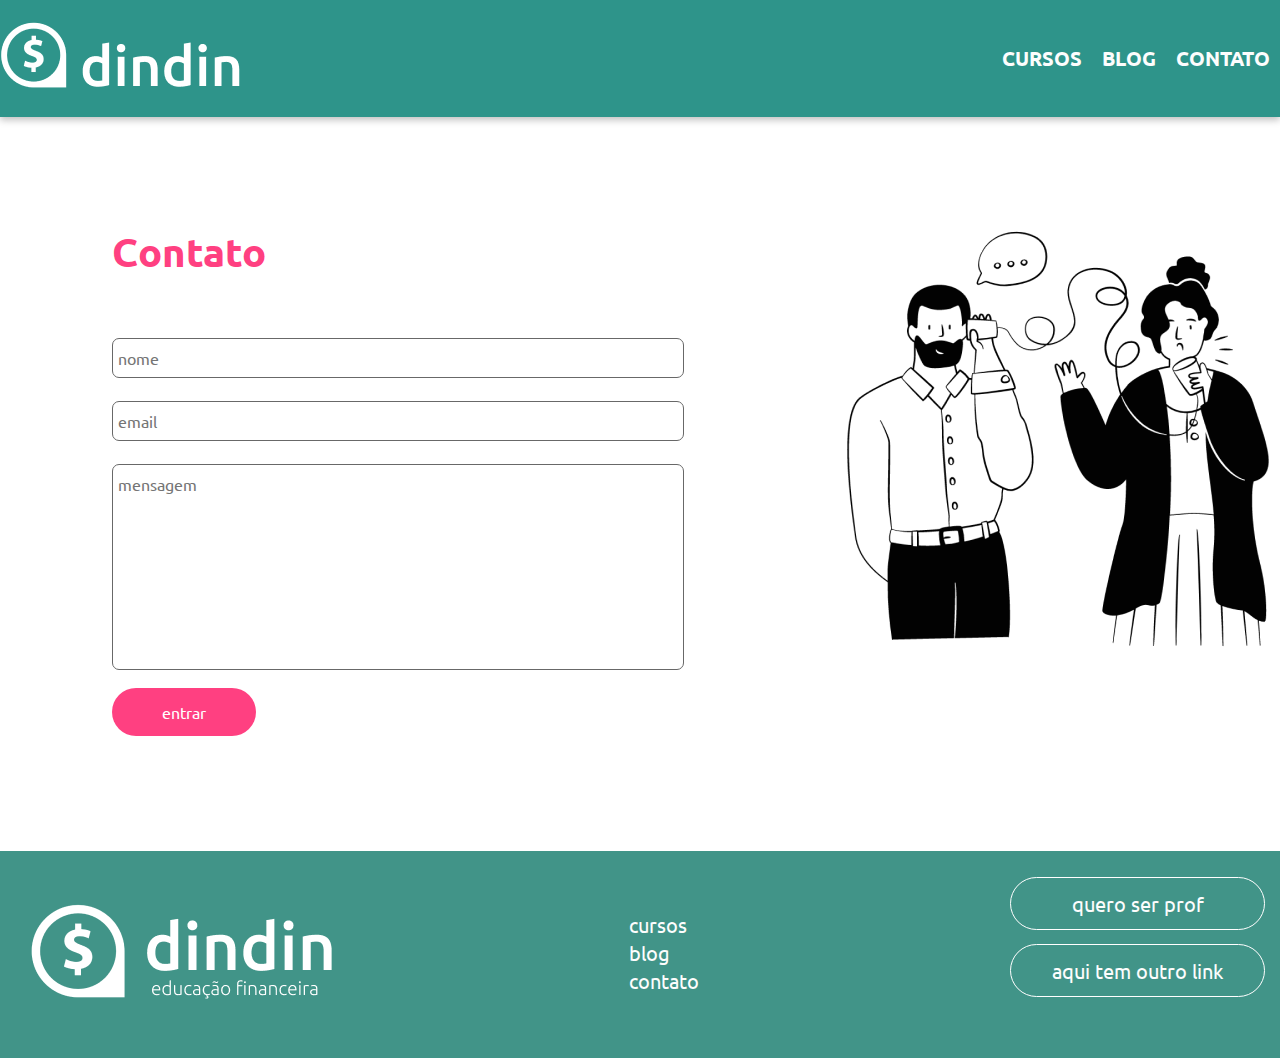
<file: contato.html>
<!DOCTYPE html>
<html lang="pt-BR">
<head>
    <meta charset="UTF-8">
    <meta http-equiv="X-UA-Compatible" content="IE=edge">
    <meta name="viewport" content="width=device-width, initial-scale=1.0">
    <title>Din Din - Educação Fincanceira</title>
    <link rel="stylesheet" href="assets/styles/contato.css">
    <link rel="stylesheet" href="assets/styles/global.css">
    <link rel="stylesheet" href="assets/styles/normalize.css">

    <link rel="preconnect" href="https://fonts.googleapis.com">
    <link rel="preconnect" href="https://fonts.gstatic.com" crossorigin>
    <link href="https://fonts.googleapis.com/css2?family=Ubuntu:ital,wght@0,300;0,400;0,500;0,700;1,300;1,400;1,500;1,700&display=swap" rel="stylesheet">

</head>
<body>
    <header>
        <div class="container">
            <h2><a href="index.html">Din Din- Educação Fincanceira</a></h2>
            <nav>
                <ul>
                    <li><a href="cursos.html">cursos</a></li>
                    <li><a href="blog.html">blog</a></li>
                    <li><a href="contato.html">contato</a></li>
                </ul>
            </nav>
        </div>
    </header>
    <main>
        <div class="container">
            <section>
                <form action="" method="post">
                    <fieldset>
                        <legend>Contato</legend>
                        <div>
                            <label>
                                <span class="screen-reader-only">Nome</span>
                                <input type="text" name="nome" required placeholder="nome" />
                            </label>
                        </div>
                        <div>
                            <label>
                                <span class="screen-reader-only">Email</span>
                                <input type="email" name="email" required placeholder="email">
                            </label>
                        </div>
                        <div>
                            <label>
                                <span class="screen-reader-only">Mensagem</span>
                                <textarea name="mensagem" required placeholder="mensagem" cols="30" rows="10"></textarea>
                            </label>
                        </div>
                        <div>
                            <input type="submit" value="Entrar">
                        </div>
                    </fieldset>
                </form>
            </section>
            <div>
                <img src="assets/images/ilustra-contato.png" alt="">
            </div> 
        </div>
    </main>
    <footer>
        <div class="container">
            <h2><a href="index.html">Din Din- Educação Fincanceira</a></h2>
            <nav>
                <ul>
                    <li><a href="cursos.html">cursos</a></li>
                    <li><a href="blog.html">blog</a></li>
                    <li><a href="contato.html">contato</a></li>
                </ul>
            </nav>
            <div>
                <ul>
                    <li class="links-anexos"><a href="#">quero ser prof</a></li>
                    <li class="links-anexos"><a href="#">aqui tem outro link</a></li>
                </ul>
            </div>
        </div>
    </footer>   
</body>
</html>
</file>
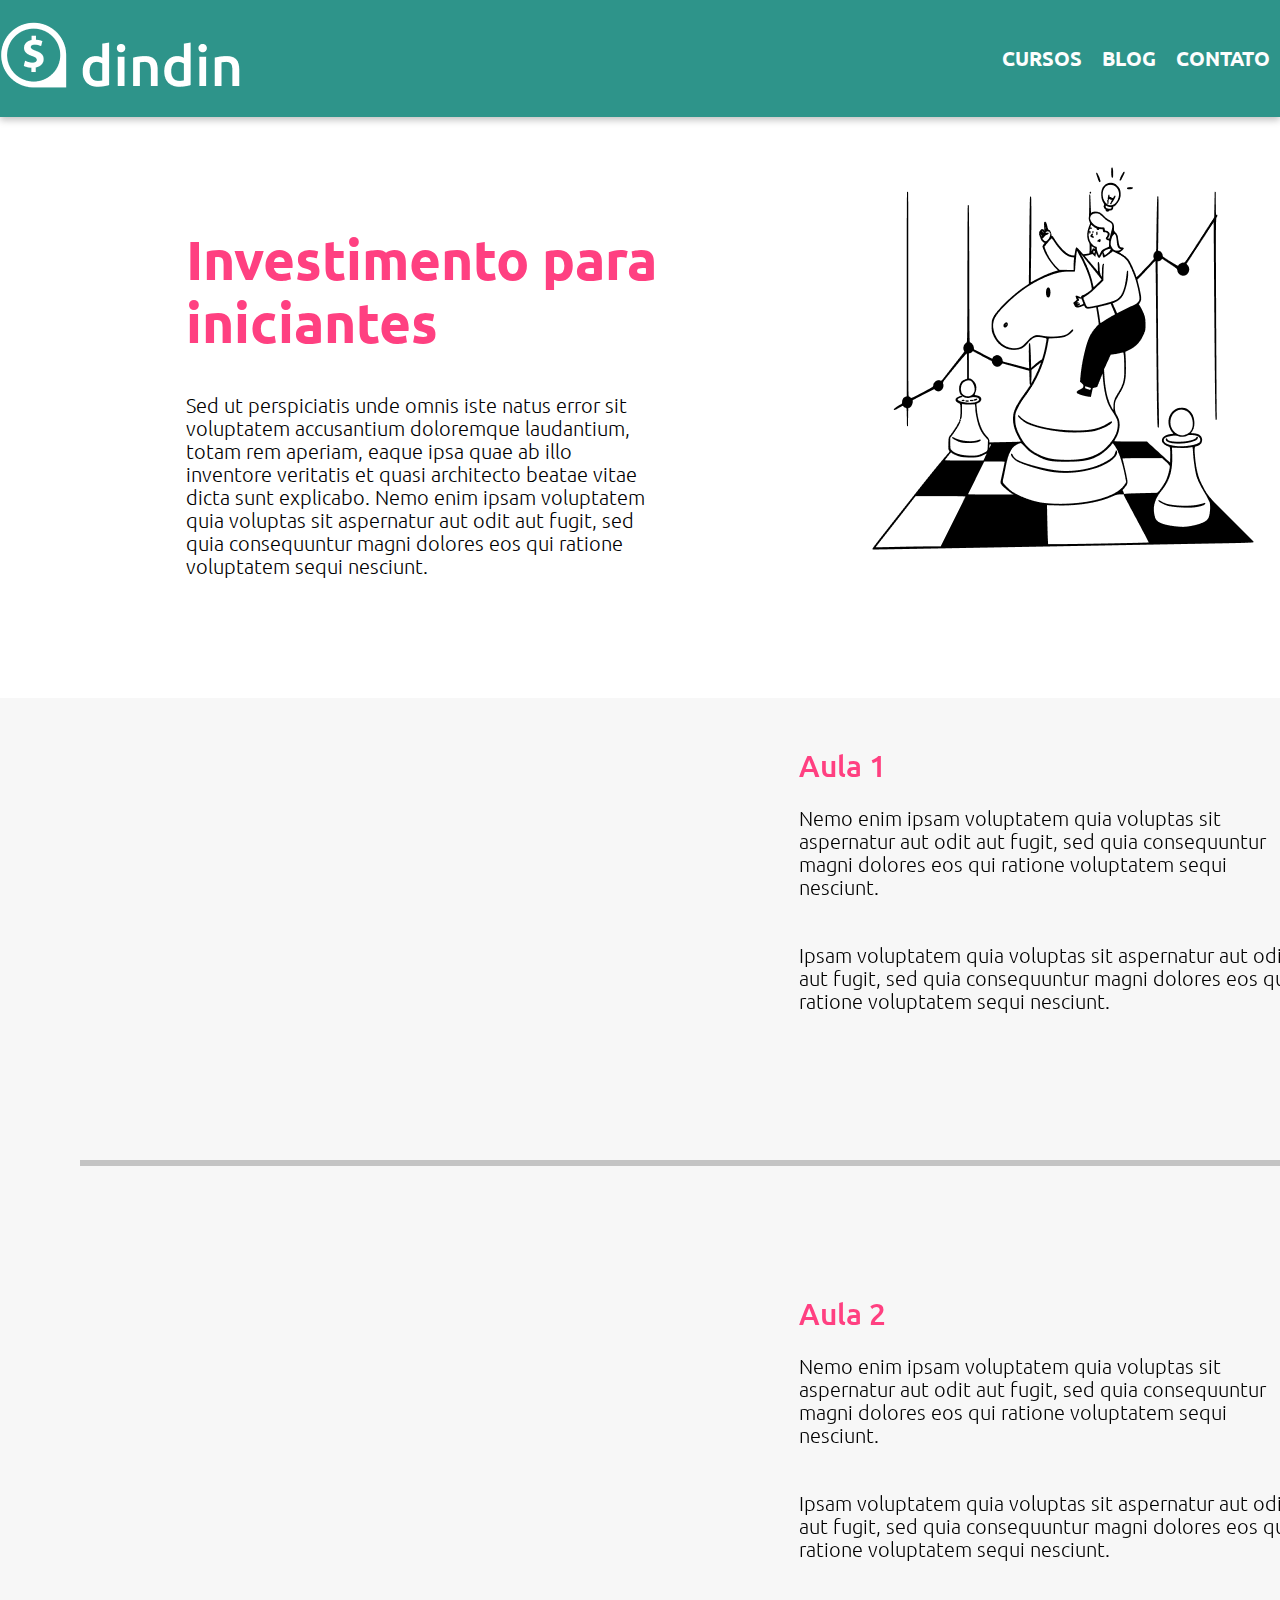
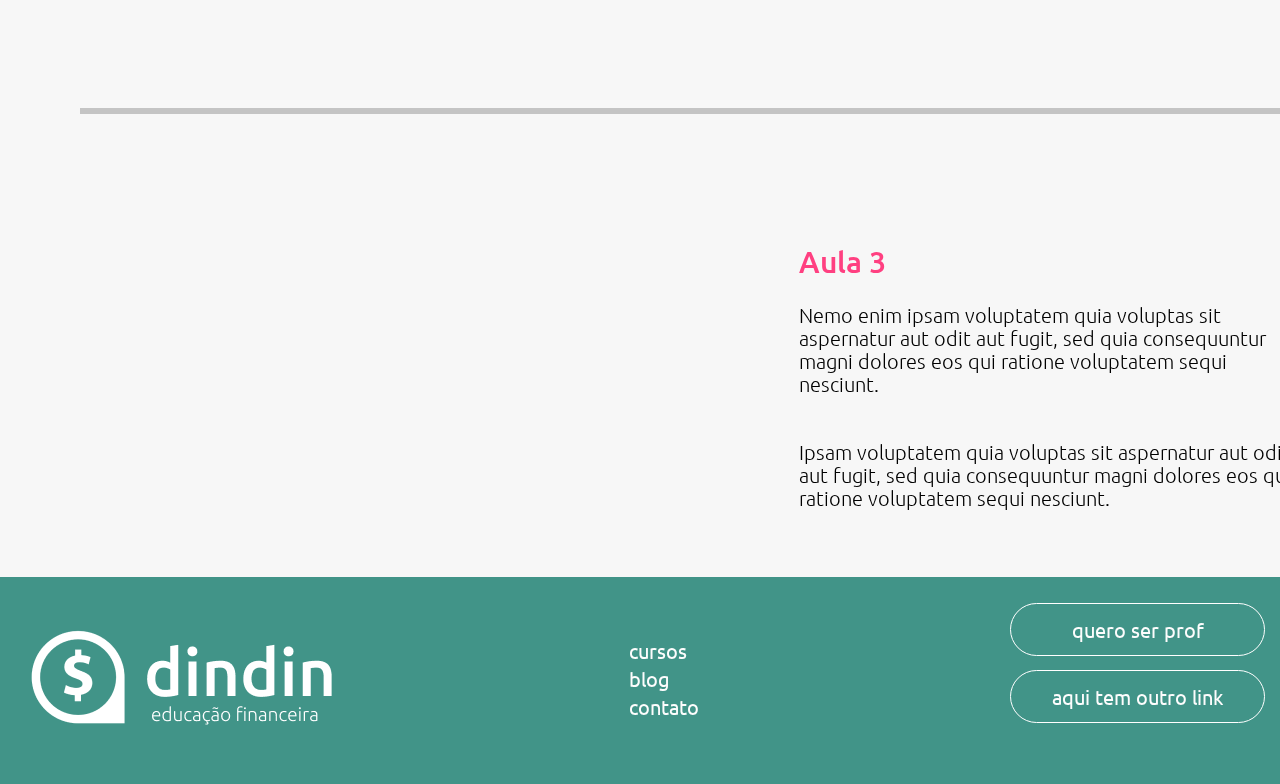
<file: curso-I.html>
<!DOCTYPE html>
<html lang="pt-BR">

<head>
    <meta charset="UTF-8">
    <meta http-equiv="X-UA-Compatible" content="IE=edge">
    <meta name="viewport" content="width=device-width, initial-scale=1.0">
    <title>Din Din - Educação Fincanceira</title>
    <link rel="stylesheet" href="assets/styles/curso.css">
    <link rel="stylesheet" href="assets/styles/global.css">
    <link rel="stylesheet" href="assets/styles/normalize.css">

    <link rel="preconnect" href="https://fonts.googleapis.com">
    <link rel="preconnect" href="https://fonts.gstatic.com" crossorigin>
    <link
        href="https://fonts.googleapis.com/css2?family=Ubuntu:ital,wght@0,300;0,400;0,500;0,700;1,300;1,400;1,500;1,700&display=swap"
        rel="stylesheet">
</head>

<body>
    <header>
        <div class="container">
            <h2><a href="index.html">Din Din- Educação Fincanceira</a></h2>
            <nav>
                <ul>
                    <li><a href="cursos.html">cursos</a></li>
                    <li><a href="blog.html">blog</a></li>
                    <li><a href="contato.html">contato</a></li>
                </ul>
            </nav>
        </div>
    </header>
    <main>
        <div class="container">
            <article class="apresentacao">
                <article>
                    <h1>Investimento para iniciantes</h1>
                    <p>Sed ut perspiciatis unde omnis iste natus error sit voluptatem accusantium doloremque laudantium,
                        totam rem aperiam, eaque ipsa quae ab illo inventore veritatis et quasi architecto beatae vitae
                        dicta sunt explicabo. Nemo enim ipsam voluptatem quia voluptas sit aspernatur aut odit aut
                        fugit, sed quia consequuntur magni dolores eos qui ratione voluptatem sequi nesciunt. </p>
                </article>
                <article class="banner">
                    <img src="assets/images/ilustra-poupando.png" alt="">
                </article>
            </article>
            <article class="aulas">
                <article class="video">
                    <iframe width="518" height="260" src="https://www.youtube.com/embed/7X8II6J-6mU"
                        title="YouTube video player" frameborder="0"
                        allow="accelerometer; autoplay; clipboard-write; encrypted-media; gyroscope; picture-in-picture"
                        allowfullscreen></iframe>
                </article>
                <article class="aula">
                    <h3>Aula 1</h3>
                    <p>Nemo enim ipsam voluptatem quia voluptas sit aspernatur aut odit aut fugit, sed quia
                        consequuntur magni dolores eos qui ratione voluptatem sequi nesciunt.</p>
                    <p>Ipsam voluptatem quia voluptas sit aspernatur aut odit aut fugit, sed quia consequuntur magni
                        dolores eos qui ratione voluptatem sequi nesciunt.</p>
                </article>
                <div class="detalhe"></div>
                <article class="video">
                    <iframe width="518" height="260" src="https://www.youtube.com/embed/7X8II6J-6mU"
                        title="YouTube video player" frameborder="0"
                        allow="accelerometer; autoplay; clipboard-write; encrypted-media; gyroscope; picture-in-picture"
                        allowfullscreen></iframe>
                </article>
                <article class="aula">
                    <h3>Aula 2</h3>
                    <p>Nemo enim ipsam voluptatem quia voluptas sit aspernatur aut odit aut fugit, sed quia
                        consequuntur magni dolores eos qui ratione voluptatem sequi nesciunt.</p>
                    <p>Ipsam voluptatem quia voluptas sit aspernatur aut odit aut fugit, sed quia consequuntur magni
                        dolores eos qui ratione voluptatem sequi nesciunt.</p>
                </article>
                <div class="detalhe"></div>
                <article class="video">
                    <iframe width="518" height="260" src="https://www.youtube.com/embed/7X8II6J-6mU"
                        title="YouTube video player" frameborder="0"
                        allow="accelerometer; autoplay; clipboard-write; encrypted-media; gyroscope; picture-in-picture"
                        allowfullscreen></iframe>
                </article>
                <article class="aula">
                    <h3>Aula 3</h3>
                    <p>Nemo enim ipsam voluptatem quia voluptas sit aspernatur aut odit aut fugit, sed quia
                        consequuntur magni dolores eos qui ratione voluptatem sequi nesciunt.</p>
                    <p>Ipsam voluptatem quia voluptas sit aspernatur aut odit aut fugit, sed quia consequuntur magni
                        dolores eos qui ratione voluptatem sequi nesciunt.</p>
                </article>
            </article>
        </div>
    </main>
    <footer>
        <div class="container">
            <h2><a href="index.html">Din Din- Educação Fincanceira</a></h2>
            <nav>
                <ul>
                    <li><a href="cursos.html">cursos</a></li>
                    <li><a href="blog.html">blog</a></li>
                    <li><a href="contato.html">contato</a></li>
                </ul>
            </nav>
            <div>
                <ul>
                    <li class="links-anexos"><a href="#">quero ser prof</a></li>
                    <li class="links-anexos"><a href="#">aqui tem outro link</a></li>
                </ul>
            </div>
        </div>
    </footer>
</body>

</html>
</file>
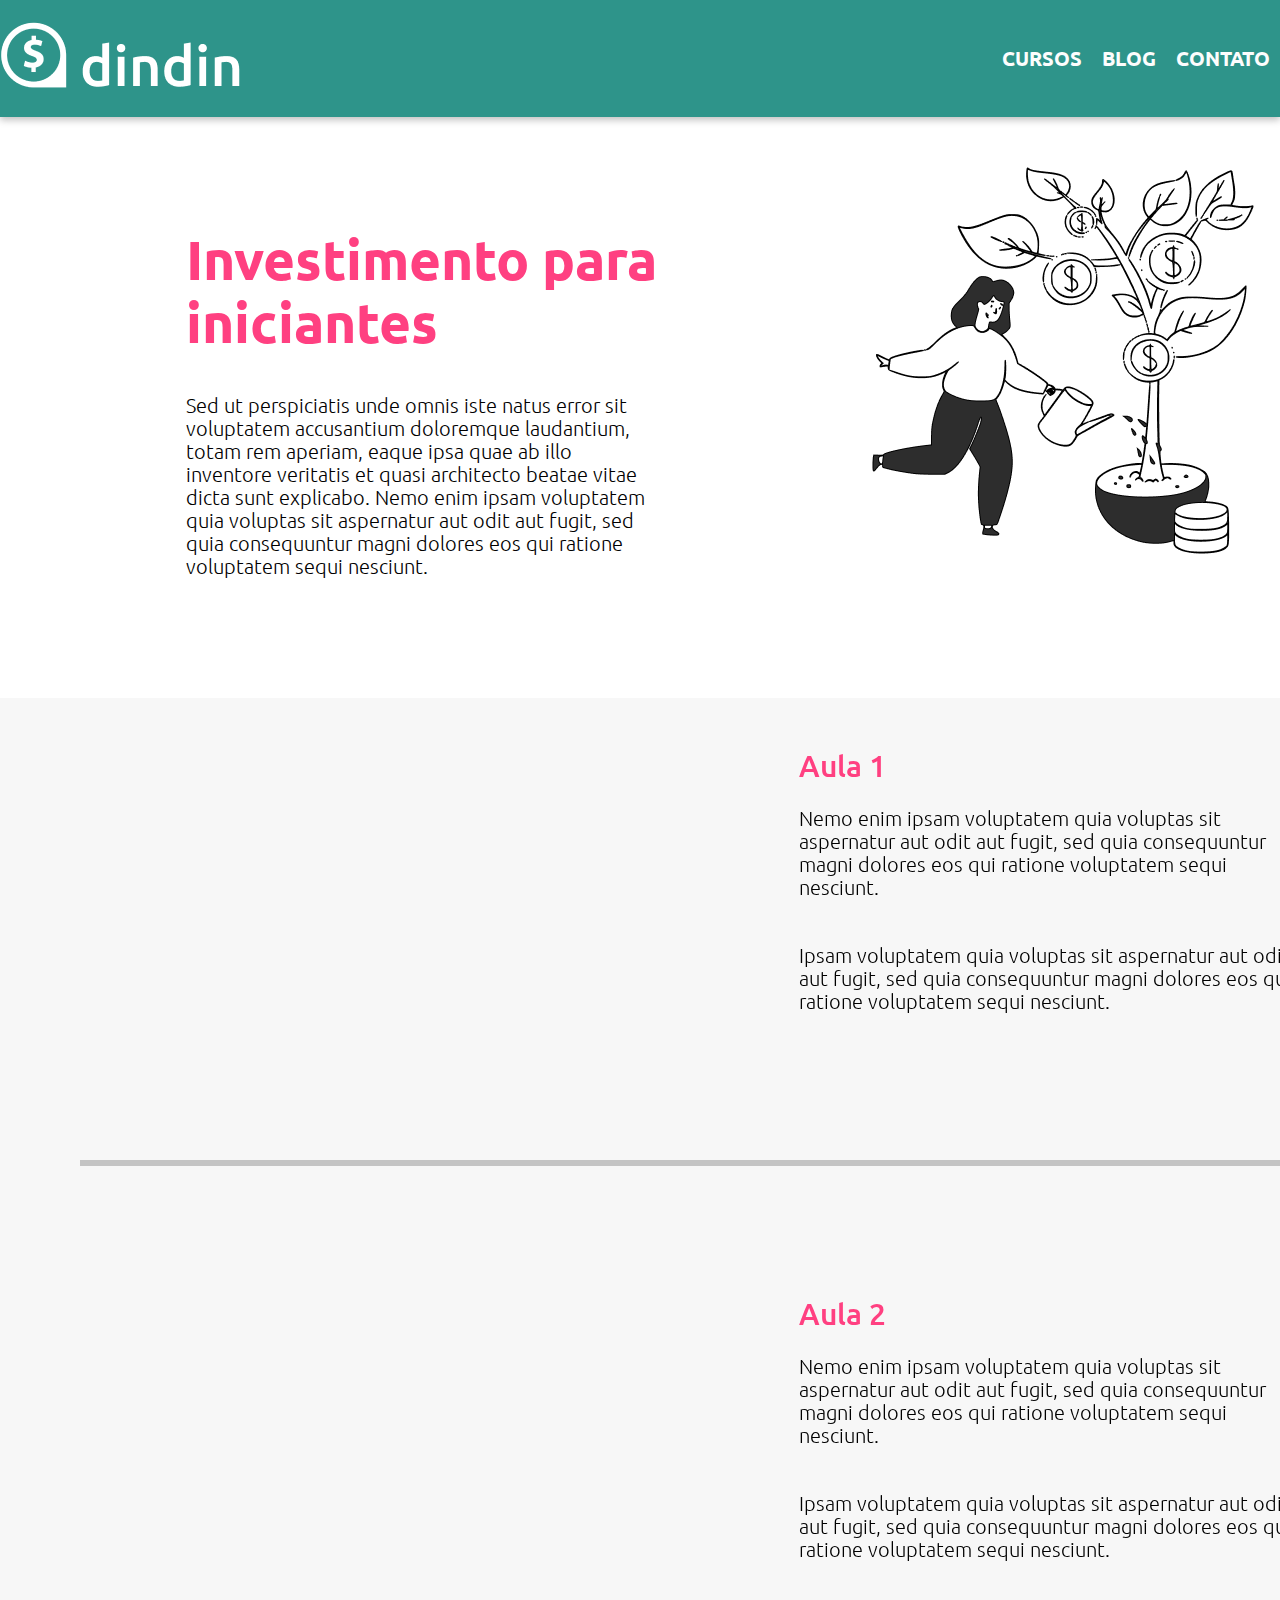
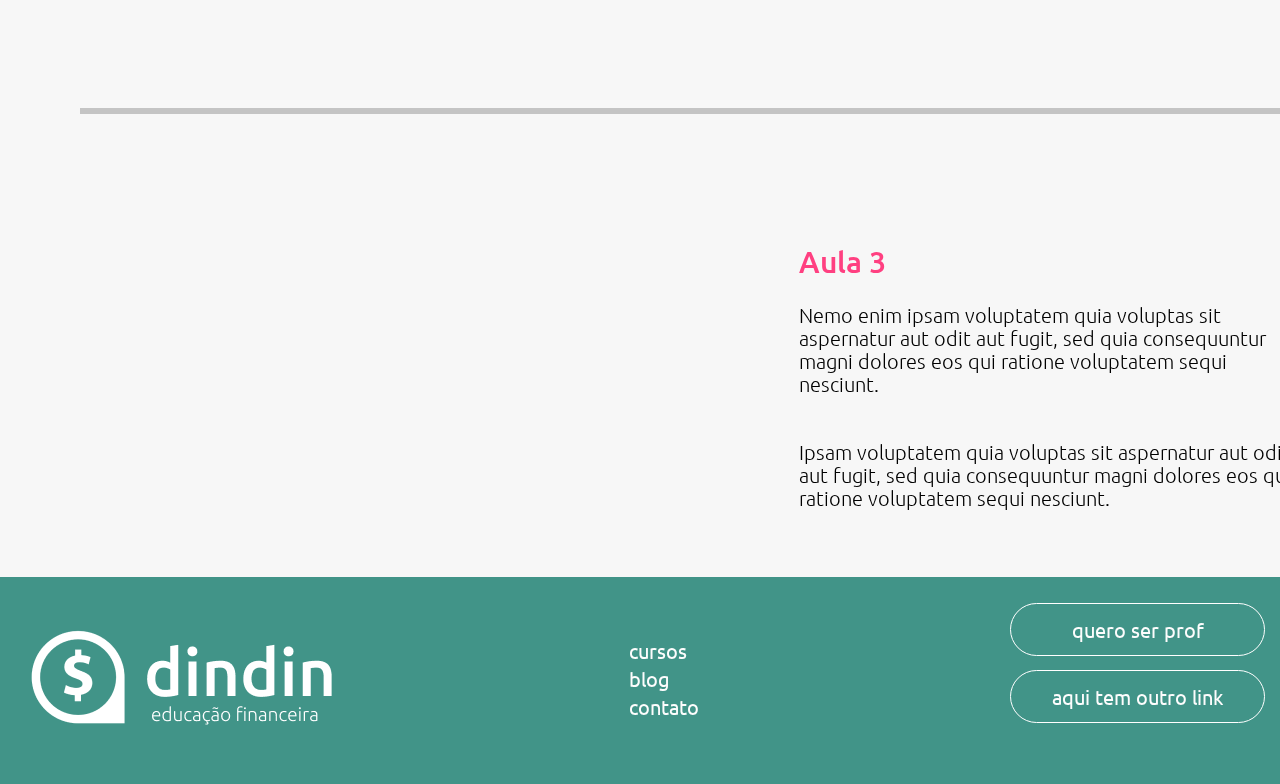
<file: curso-II.html>
<!DOCTYPE html>
<html lang="pt-BR">

<head>
    <meta charset="UTF-8">
    <meta http-equiv="X-UA-Compatible" content="IE=edge">
    <meta name="viewport" content="width=device-width, initial-scale=1.0">
    <title>Din Din - Educação Fincanceira</title>
    <link rel="stylesheet" href="assets/styles/curso.css">
    <link rel="stylesheet" href="assets/styles/global.css">
    <link rel="stylesheet" href="assets/styles/normalize.css">

    <link rel="preconnect" href="https://fonts.googleapis.com">
    <link rel="preconnect" href="https://fonts.gstatic.com" crossorigin>
    <link
        href="https://fonts.googleapis.com/css2?family=Ubuntu:ital,wght@0,300;0,400;0,500;0,700;1,300;1,400;1,500;1,700&display=swap"
        rel="stylesheet">
</head>

<body>
    <header>
        <div class="container">
            <h2><a href="index.html">Din Din- Educação Fincanceira</a></h2>
            <nav>
                <ul>
                    <li><a href="cursos.html">cursos</a></li>
                    <li><a href="blog.html">blog</a></li>
                    <li><a href="contato.html">contato</a></li>
                </ul>
            </nav>
        </div>
    </header>
    <main>
        <div class="container">
            <article class="apresentacao">
                <article>
                    <h1>Investimento para iniciantes</h1>
                    <p>Sed ut perspiciatis unde omnis iste natus error sit voluptatem accusantium doloremque laudantium,
                        totam rem aperiam, eaque ipsa quae ab illo inventore veritatis et quasi architecto beatae vitae
                        dicta sunt explicabo. Nemo enim ipsam voluptatem quia voluptas sit aspernatur aut odit aut
                        fugit, sed quia consequuntur magni dolores eos qui ratione voluptatem sequi nesciunt. </p>
                </article>
                <article class="banner">
                    <img src="assets/images/ilustra-investimento.png" alt="">
                </article>
            </article>
            <article class="aulas">
                <article class="video">
                    <iframe width="518" height="260" src="https://www.youtube.com/embed/7X8II6J-6mU"
                        title="YouTube video player" frameborder="0"
                        allow="accelerometer; autoplay; clipboard-write; encrypted-media; gyroscope; picture-in-picture"
                        allowfullscreen></iframe>
                </article>
                <article class="aula">
                    <h3>Aula 1</h3>
                    <p>Nemo enim ipsam voluptatem quia voluptas sit aspernatur aut odit aut fugit, sed quia
                        consequuntur magni dolores eos qui ratione voluptatem sequi nesciunt.</p>
                    <p>Ipsam voluptatem quia voluptas sit aspernatur aut odit aut fugit, sed quia consequuntur magni
                        dolores eos qui ratione voluptatem sequi nesciunt.</p>
                </article>
                <div class="detalhe"></div>
                <article class="video">
                    <iframe width="518" height="260" src="https://www.youtube.com/embed/7X8II6J-6mU"
                        title="YouTube video player" frameborder="0"
                        allow="accelerometer; autoplay; clipboard-write; encrypted-media; gyroscope; picture-in-picture"
                        allowfullscreen></iframe>
                </article>
                <article class="aula">
                    <h3>Aula 2</h3>
                    <p>Nemo enim ipsam voluptatem quia voluptas sit aspernatur aut odit aut fugit, sed quia
                        consequuntur magni dolores eos qui ratione voluptatem sequi nesciunt.</p>
                    <p>Ipsam voluptatem quia voluptas sit aspernatur aut odit aut fugit, sed quia consequuntur magni
                        dolores eos qui ratione voluptatem sequi nesciunt.</p>
                </article>
                <div class="detalhe"></div>
                <article class="video">
                    <iframe width="518" height="260" src="https://www.youtube.com/embed/7X8II6J-6mU"
                        title="YouTube video player" frameborder="0"
                        allow="accelerometer; autoplay; clipboard-write; encrypted-media; gyroscope; picture-in-picture"
                        allowfullscreen></iframe>
                </article>
                <article class="aula">
                    <h3>Aula 3</h3>
                    <p>Nemo enim ipsam voluptatem quia voluptas sit aspernatur aut odit aut fugit, sed quia
                        consequuntur magni dolores eos qui ratione voluptatem sequi nesciunt.</p>
                    <p>Ipsam voluptatem quia voluptas sit aspernatur aut odit aut fugit, sed quia consequuntur magni
                        dolores eos qui ratione voluptatem sequi nesciunt.</p>
                </article>
            </article>
        </div>
    </main>
    <footer>
        <div class="container">
            <h2><a href="index.html">Din Din- Educação Fincanceira</a></h2>
            <nav>
                <ul>
                    <li><a href="cursos.html">cursos</a></li>
                    <li><a href="blog.html">blog</a></li>
                    <li><a href="contato.html">contato</a></li>
                </ul>
            </nav>
            <div>
                <ul>
                    <li class="links-anexos"><a href="#">quero ser prof</a></li>
                    <li class="links-anexos"><a href="#">aqui tem outro link</a></li>
                </ul>
            </div>
        </div>
    </footer>
</body>

</html>
</file>
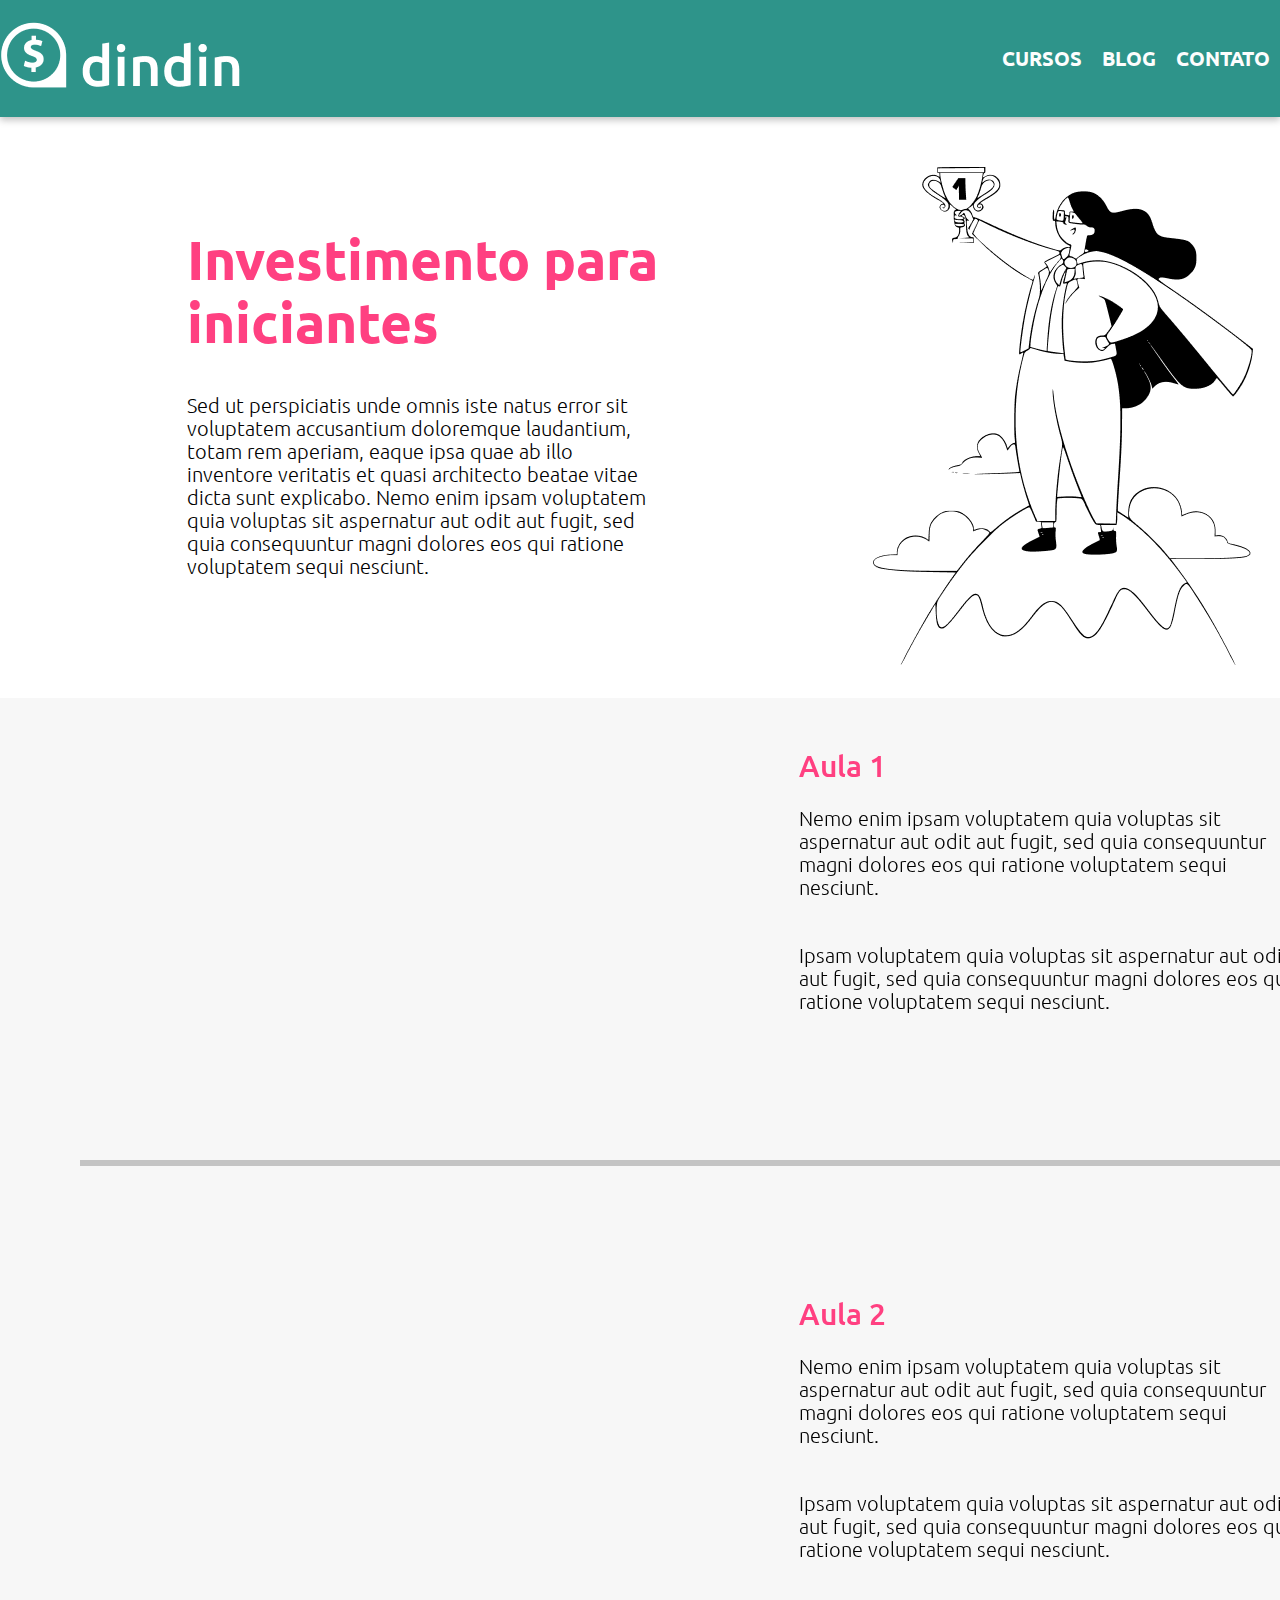
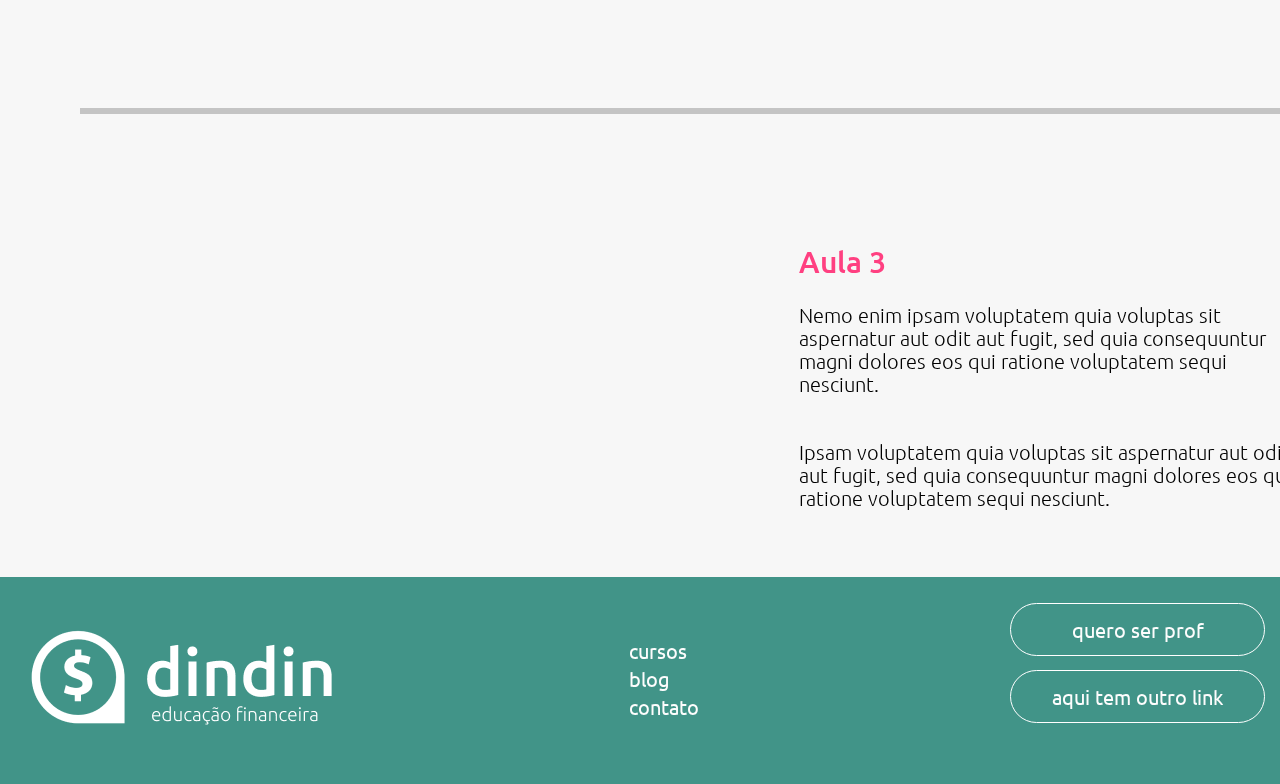
<file: curso-III.html>
<!DOCTYPE html>
<html lang="pt-BR">

<head>
    <meta charset="UTF-8">
    <meta http-equiv="X-UA-Compatible" content="IE=edge">
    <meta name="viewport" content="width=device-width, initial-scale=1.0">
    <title>Din Din - Educação Fincanceira</title>
    <link rel="stylesheet" href="assets/styles/curso.css">
    <link rel="stylesheet" href="assets/styles/global.css">
    <link rel="stylesheet" href="assets/styles/normalize.css">

    <link rel="preconnect" href="https://fonts.googleapis.com">
    <link rel="preconnect" href="https://fonts.gstatic.com" crossorigin>
    <link
        href="https://fonts.googleapis.com/css2?family=Ubuntu:ital,wght@0,300;0,400;0,500;0,700;1,300;1,400;1,500;1,700&display=swap"
        rel="stylesheet">
</head>

<body>
    <header>
        <div class="container">
            <h2><a href="index.html">Din Din- Educação Fincanceira</a></h2>
            <nav>
                <ul>
                    <li><a href="cursos.html">cursos</a></li>
                    <li><a href="blog.html">blog</a></li>
                    <li><a href="contato.html">contato</a></li>
                </ul>
            </nav>
        </div>
    </header>
    <main>
        <div class="container">
            <article class="apresentacao">
                <article>
                    <h1>Investimento para iniciantes</h1>
                    <p>Sed ut perspiciatis unde omnis iste natus error sit voluptatem accusantium doloremque laudantium,
                        totam rem aperiam, eaque ipsa quae ab illo inventore veritatis et quasi architecto beatae vitae
                        dicta sunt explicabo. Nemo enim ipsam voluptatem quia voluptas sit aspernatur aut odit aut
                        fugit, sed quia consequuntur magni dolores eos qui ratione voluptatem sequi nesciunt. </p>
                </article>
                <article class="banner">
                    <img src="assets/images/ilustra-independencia.png" alt="">
                </article>
            </article>
            <article class="aulas">
                <article class="video">
                    <iframe width="518" height="260" src="https://www.youtube.com/embed/7X8II6J-6mU"
                        title="YouTube video player" frameborder="0"
                        allow="accelerometer; autoplay; clipboard-write; encrypted-media; gyroscope; picture-in-picture"
                        allowfullscreen></iframe>
                </article>
                <article class="aula">
                    <h3>Aula 1</h3>
                    <p>Nemo enim ipsam voluptatem quia voluptas sit aspernatur aut odit aut fugit, sed quia
                        consequuntur magni dolores eos qui ratione voluptatem sequi nesciunt.</p>
                    <p>Ipsam voluptatem quia voluptas sit aspernatur aut odit aut fugit, sed quia consequuntur magni
                        dolores eos qui ratione voluptatem sequi nesciunt.</p>
                </article>
                <div class="detalhe"></div>
                <article class="video">
                    <iframe width="518" height="260" src="https://www.youtube.com/embed/7X8II6J-6mU"
                        title="YouTube video player" frameborder="0"
                        allow="accelerometer; autoplay; clipboard-write; encrypted-media; gyroscope; picture-in-picture"
                        allowfullscreen></iframe>
                </article>
                <article class="aula">
                    <h3>Aula 2</h3>
                    <p>Nemo enim ipsam voluptatem quia voluptas sit aspernatur aut odit aut fugit, sed quia
                        consequuntur magni dolores eos qui ratione voluptatem sequi nesciunt.</p>
                    <p>Ipsam voluptatem quia voluptas sit aspernatur aut odit aut fugit, sed quia consequuntur magni
                        dolores eos qui ratione voluptatem sequi nesciunt.</p>
                </article>
                <div class="detalhe"></div>
                <article class="video">
                    <iframe width="518" height="260" src="https://www.youtube.com/embed/7X8II6J-6mU"
                        title="YouTube video player" frameborder="0"
                        allow="accelerometer; autoplay; clipboard-write; encrypted-media; gyroscope; picture-in-picture"
                        allowfullscreen></iframe>
                </article>
                <article class="aula">
                    <h3>Aula 3</h3>
                    <p>Nemo enim ipsam voluptatem quia voluptas sit aspernatur aut odit aut fugit, sed quia
                        consequuntur magni dolores eos qui ratione voluptatem sequi nesciunt.</p>
                    <p>Ipsam voluptatem quia voluptas sit aspernatur aut odit aut fugit, sed quia consequuntur magni
                        dolores eos qui ratione voluptatem sequi nesciunt.</p>
                </article>
            </article>
        </div>
    </main>
    <footer>
        <div class="container">
            <h2><a href="index.html">Din Din- Educação Fincanceira</a></h2>
            <nav>
                <ul>
                    <li><a href="cursos.html">cursos</a></li>
                    <li><a href="blog.html">blog</a></li>
                    <li><a href="contato.html">contato</a></li>
                </ul>
            </nav>
            <div>
                <ul>
                    <li class="links-anexos"><a href="#">quero ser prof</a></li>
                    <li class="links-anexos"><a href="#">aqui tem outro link</a></li>
                </ul>
            </div>
        </div>
    </footer>
</body>

</html>
</file>
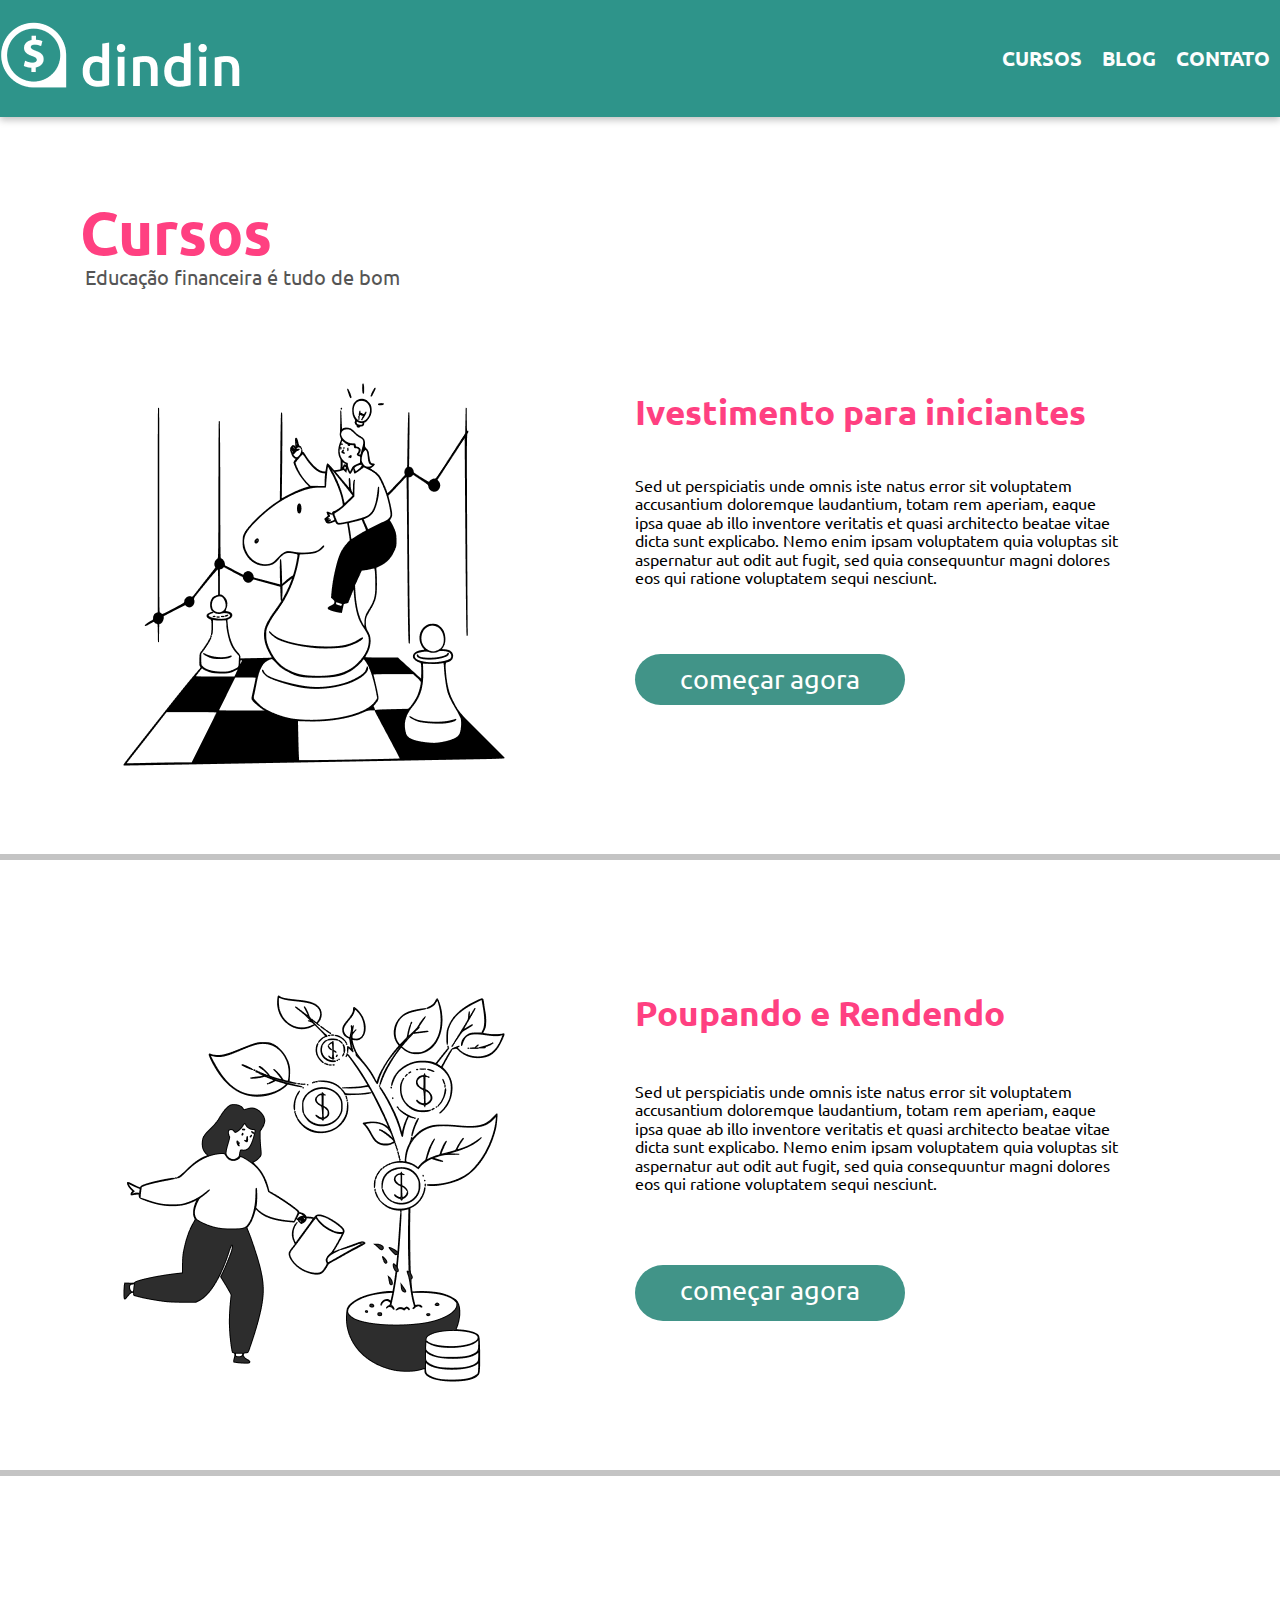
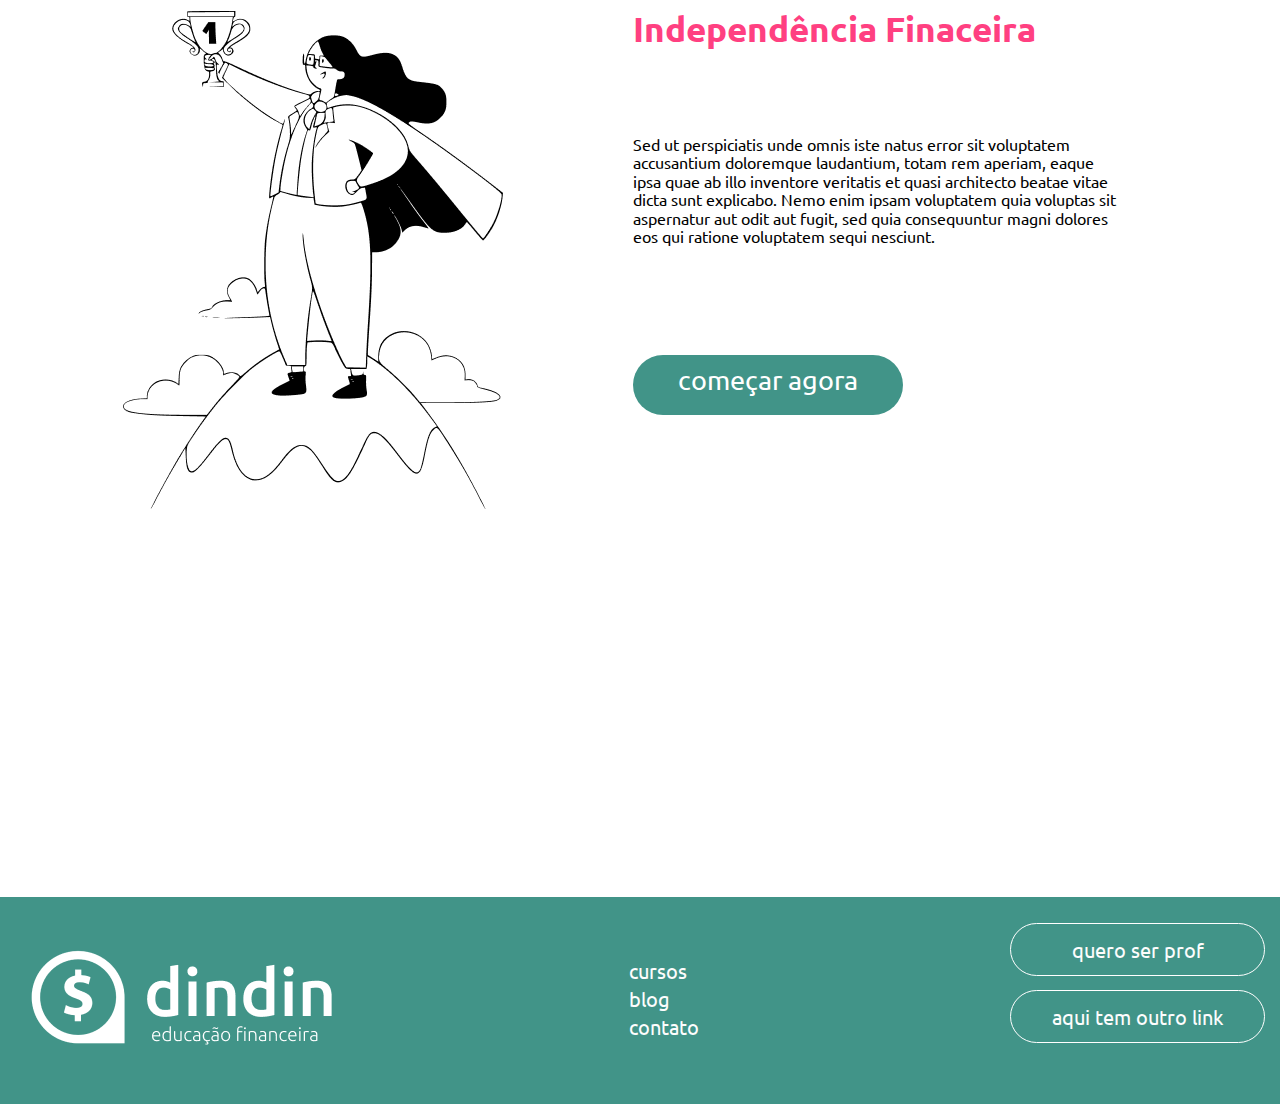
<file: cursos.html>
<!DOCTYPE html>
<html lang="pt-BR">
<head>
    <meta charset="UTF-8">
    <meta http-equiv="X-UA-Compatible" content="IE=edge">
    <meta name="viewport" content="width=device-width, initial-scale=1.0">
    <title>Din Din - Educação Fincanceira</title>
    <link rel="stylesheet" href="assets/styles/cursos.css">
    <link rel="stylesheet" href="assets/styles/global.css">
    <link rel="stylesheet" href="assets/styles/normalize.css">

    <link rel="preconnect" href="https://fonts.googleapis.com">
    <link rel="preconnect" href="https://fonts.gstatic.com" crossorigin>
    <link href="https://fonts.googleapis.com/css2?family=Ubuntu:ital,wght@0,300;0,400;0,500;0,700;1,300;1,400;1,500;1,700&display=swap" rel="stylesheet">

</head>
<body>
    <header>
        <div class="container">
            <h2><a href="index.html">Din Din- Educação Fincanceira</a></h2>
            <nav>
                <ul>
                    <li><a href="cursos.html">cursos</a></li>
                    <li><a href="blog.html">blog</a></li>
                    <li><a href="contato.html">contato</a></li>
                </ul>
            </nav>
        </div>
    </header>
    <main>
        <div class="container">
            <article class="controle-article">
                <article class="parte1">
                    <h2>Cursos</h2>
                    <h6>Educação financeira é tudo de bom</h6>
                    <img src="assets/images/ilustra-poupando.png" alt="lOGO - INVESTIMENTO PARA INICIANTES">
                </article>
                <article class="div1">
                    <h3>Ivestimento para iniciantes</h3>
                    <p>Sed ut perspiciatis unde omnis iste natus error sit voluptatem 
                        accusantium doloremque laudantium, totam rem aperiam, eaque ipsa 
                        quae ab illo inventore veritatis et quasi architecto beatae vitae 
                        dicta sunt explicabo. Nemo enim ipsam voluptatem quia voluptas sit 
                        aspernatur aut odit aut fugit, sed quia consequuntur magni dolores
                        eos qui ratione voluptatem sequi nesciunt.</p>
                    <a href="curso-I.html">começar agora</a>
                </article>
            </article>
            <div class="detalhe"></div>
            <article class="controle-article">
                <article class="parte1">
                    <img src="assets/images/ilustra-investimento.png" alt="lOGO - POUPANDO E RENDENDO">
                </article>
                <article class="div2">
                    <h3>Poupando e Rendendo</h3>
                    <p>Sed ut perspiciatis unde omnis iste natus error sit voluptatem 
                        accusantium doloremque laudantium, totam rem aperiam, eaque ipsa 
                        quae ab illo inventore veritatis et quasi architecto beatae vitae 
                        dicta sunt explicabo. Nemo enim ipsam voluptatem quia voluptas sit 
                        aspernatur aut odit aut fugit, sed quia consequuntur magni dolores
                        eos qui ratione voluptatem sequi nesciunt.</p>
                    <a href="curso-II.html">começar agora</a>
                </article>
            </article>
            <div class="detalhe"></div>
            <article class="controle-article">
                <article class="parte1">
                    <img src="assets/images/ilustra-independencia.png" alt="lOGO - INDEPENDÊNCIA FINANCEIRA">
                </article>
                <article class="div2">
                    <h3>Independência Finaceira</h3>
                    <p>Sed ut perspiciatis unde omnis iste natus error sit voluptatem 
                        accusantium doloremque laudantium, totam rem aperiam, eaque ipsa 
                        quae ab illo inventore veritatis et quasi architecto beatae vitae 
                        dicta sunt explicabo. Nemo enim ipsam voluptatem quia voluptas sit 
                        aspernatur aut odit aut fugit, sed quia consequuntur magni dolores
                        eos qui ratione voluptatem sequi nesciunt.</p>
                    <a href="curso-III.html">começar agora</a>
                </article>
            </article>
            <div class="detalhe-2"></div>
        </div>
    </main>
    <footer>
        <div class="container">
            <h2><a href="index.html">Din Din- Educação Fincanceira</a></h2>
            <nav>
                <ul>
                    <li><a href="cursos.html">cursos</a></li>
                    <li><a href="blog.html">blog</a></li>
                    <li><a href="contato.html">contato</a></li>
                </ul>
            </nav>
            <div>
                <ul>
                    <li class="links-anexos"><a href="#">quero ser prof</a></li>
                    <li class="links-anexos"><a href="#">aqui tem outro link</a></li>
                </ul>
            </div>
        </div>
    </footer>   
</body>
</html>
</file>
<file: assets/styles/contato.css>
fieldset {
    border: none;
    margin: 105px 0 105px 100px;
    padding: 20px 15px 0 15px;
}

fieldset > legend {
    display: block;
    float: left;
    clear: both;
    font-size: 40px;
    color: #FF4081;
    font-weight: 700;
    margin: 0 0 64px;
}

input[type=text], input[type=email], textarea{
    box-sizing: border-box;
    width: 100%;
    margin: 0 0 23px;
    padding: 10px 250px 10px 5px;
    border: 1px solid #686868;
    border-radius: 7px;
}

input[type=submit] {
    background: #FF4081 ;
    border-radius: 50px;
    color: white;
    margin: 15px 0 0;
    padding: 15px 50px;
    border: none;
    text-transform: lowercase;
}

div > img{
    margin: 100px 160px 100px 0;
}

main > .container{
    margin-left: auto;
    margin-right: auto;
}
</file>
<file: assets/styles/global.css>
* {
    font-family: 'Ubuntu', Arial, sans-serif;
}

main{
    padding: 0;
    margin: 0;
}

.container{
    width: 1440px;
    display: flex;
    justify-content: space-between;
    box-sizing: content-box;
    padding: 0;
    margin: 0;
}

header{
    background: #2E948A;
    display: flex;
    justify-content: center;
    height: 117px;
    box-shadow: 0px 3px 7px rgba(0, 0, 0, 0.25);
}

header h2 a{
    display: block;
    color: transparent;
    background: url('../images/logo-header.png') 0 0 no-repeat;
    width: 244px;
    height: 77px;
}

header nav ul{
    display: flex;
    justify-content: center;
    align-items: center;
    align-content: center;
    height: 100%;
    margin: 0 0 20px;
    padding: 0;
}

header nav ul li{
    list-style: none;
    padding: 0 10px;
}

header nav a{
    color: #fdfdfd;
    text-decoration: none;
    font-size: 20px;
    font-weight: 700;
    text-transform: uppercase;
}

footer{
    background: #419488;
    display: flex;
    justify-content: center;
    height: 207px;
    margin-bottom: 0;
}

footer h2 a{
    display: block;
    color: transparent;
    background: url('../images/logo-footer.png') 0 0 no-repeat;
    width: 312px;
    height: 102px;
    margin: 30px;
}

footer nav{
    margin: 40px;
}

footer div{
    margin: 10px;
}

footer nav ul{
    margin: 22px;
    padding: 0;
}

footer ul li{
    list-style: none;
    margin: 5px;
}

footer a{
    color: #FDFDFD;
    text-decoration: none;
    font-size: 20px;
    font-weight: 400;
    text-transform: lowercase;
}

.links-anexos a{
    border: 1px solid white;
    border-radius: 62px;
    padding: 14px 41px;
    display: block;
    margin: 0 0 14px;
    text-align: center; 
}

.screen-reader-only {
    clip: rect(0 0 0 0); 
    clip-path: inset(50%);
    height: 1px;
    overflow: hidden;
    position: absolute;
    white-space: nowrap; 
    width: 1px;
}

textarea{
    resize: none;
}

@media only screen and (max-width: 769px){
    .container{
        width: 720px;
    }

}

@media only screen and (max-width: 481px){
    .container{
        width: 460px;
        flex-wrap: wrap;
        flex-direction: column;
        align-items: center;
    }

}
</file>
<file: assets/styles/curso.css>
main > .container{
    margin:  0 auto;
    display: flex;
    flex-wrap: wrap;
}

.apresentacao{
    display: flex;
    flex-wrap: nowrap;
    width: 100%;
    justify-content: space-evenly;
    margin-bottom: 100px;
} 

.apresentacao h1{
    font-weight: 700;
    font-size: 55px;
    color: #FF4081;
    max-width: 500px; 
    margin-top: 110px;
}

.apresentacao p{
    font-weight: 300;
    font-size: 20px;
    color: #000000;
    text-align: left; 
    max-width: 460px;
    margin-top: 40px;   
}

.banner{
    max-width: 405px;
    max-height: 405px;
    margin-top: 50px;
}

.aulas{
    left: 0px;
    background: #F7F7F7;
    display: flex;
    flex-direction: row;
    flex-wrap: wrap;
    align-content: stretch;
    justify-content: space-evenly;
}

.aula{
    display: flex;
    flex-wrap: wrap;
    align-items: flex-start;
    flex-direction: column;
    margin-top: 50px;
    max-width: 1050px;
}

.aula h3{
    font-weight: 500;
    font-size: 30px;    
    color: #FF4081;
    margin: 0;
}

.aula p{
    font-weight: 300;
    font-size: 20px;
    color: #000000;
    max-width: 501px;
    margin-top: 25px;    
}

.video{
    margin-top: 70px;
    margin-bottom: 50px;
}

.detalhe{
    background-color: #C4C4C4;
    width: 100%;
    height: 6px;
    margin: 80px;
}
</file>
<file: assets/styles/cursos.css>
main > .container{
    margin:  0 auto;
    display: flex;
    flex-wrap: wrap;
}

.parte1{
    left: 0px;
    display: flex;
    flex-wrap: wrap;
    justify-content: space-between;
    flex-direction: column;
}

.controle-article{
    left: 0px;
    display: flex;
    flex-wrap: wrap;
    justify-content: space-between;
}

.parte1 h2{
    color: #FF4081;
    width: 540px;
    height: 43px;
    font-weight: 700;
    font-size: 60px;
    margin: 80px 0px 0px 80px;
}

.parte1 h6{
    color: #555555;
    font-weight: 400;
    font-size: 20px;
    margin: 25px 0px 0px 85px;
}

.div1{
    display: flex;
    justify-content: left;
    flex-wrap: wrap;
    width: 488px;
    margin: 265px 0px 149px 0;
}


.div1 h3, .div2 h3{
    font-weight: 700;
    font-size: 35px;
    text-align: center;
    color: #FF4081;
    margin: 10px 0 25px;
}

.div1 p, .div2 p{
    text-align: left;
    max-width: 723px;

    margin-bottom: 65px;
}

.div1 a, .div2 a{
    text-decoration: none;
    color: white;
    font-weight: 400;
    font-size: 27px;
    background-color: #419488;
    box-sizing: border-box;
    border-radius: 62px;
    padding: 8.5px 45px 8.5px 45px;
    margin: 0px;
    max-height: 60px;
}

.parte1 img{
    margin: 95px 130px 88px 123px;
}

.detalhe{
    background-color: #C4C4C4;
    width: 100%;
    height: 6px;
    margin-bottom: 40px;
}

.div2{
    display: flex;
    justify-content: left;
    flex-wrap: wrap;
    width: 488px;
    margin: 83px 0px 149px 0;
}

.detalhe-2{
    width: 100%;
    height: 0px;
    margin-bottom: 300px;
}
</file>
